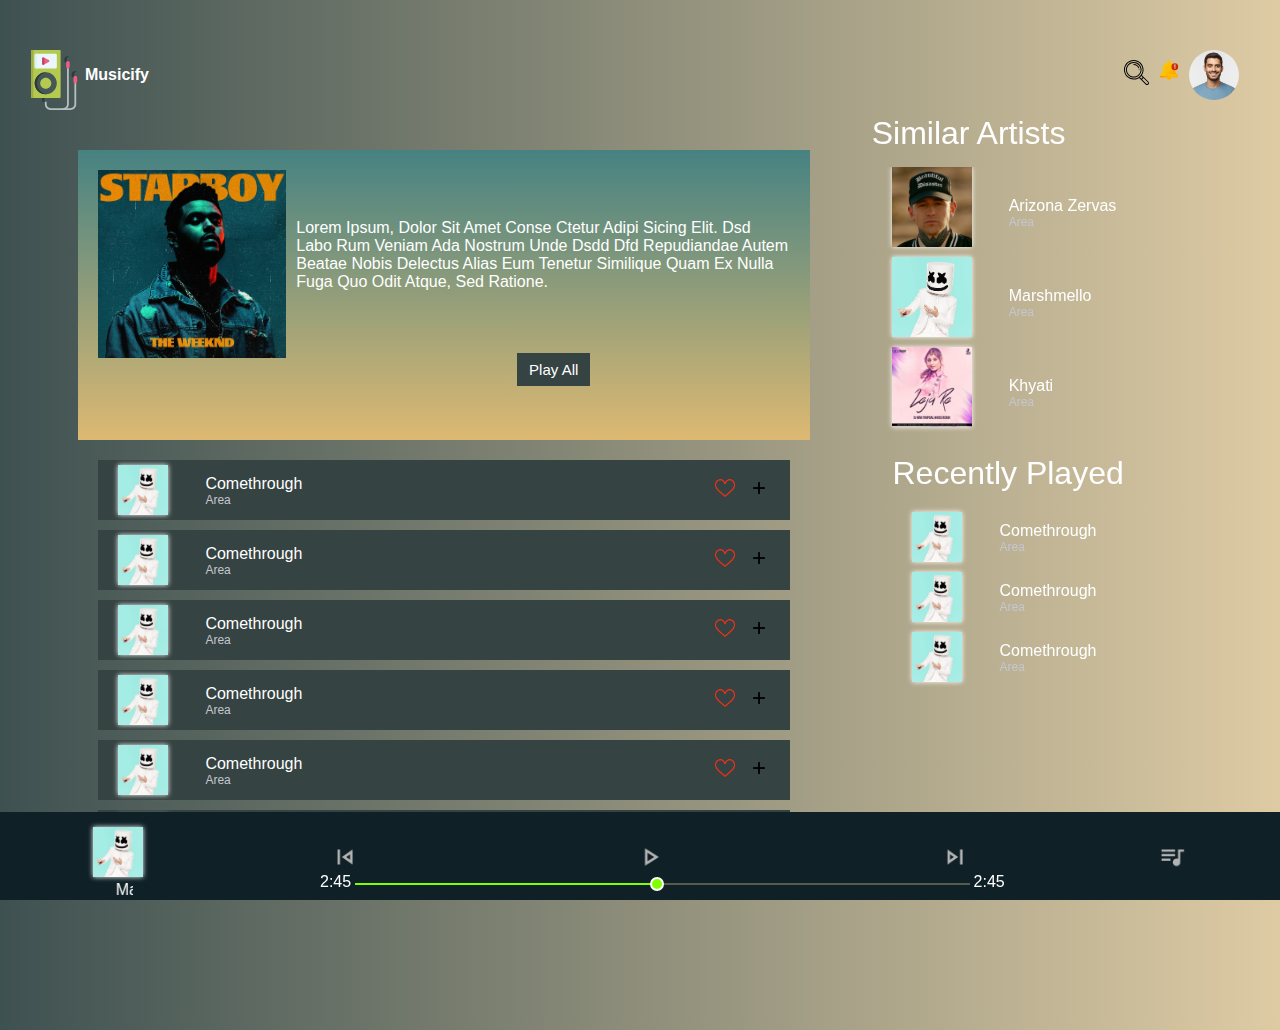
<file: secondpage.html>
<!DOCTYPE html>
<html lang="en">
  <head>
    <meta charset="UTF-8" />
    <meta http-equiv="X-UA-Compatible" content="IE=edge" />
    <meta name="viewport" content="width=device-width, initial-scale=1.0" />
    <link rel="stylesheet" href="assets/style2.css" />
    <title>Document</title>
  </head>

  <body>
    <!-- navigation bar -->
    <nav id="top-nav-bar">
      <div id="player-logo">
        <div id="logo">
          <img src="assets/icon/music-player.svg" alt="" id="logo-photo" />
        </div>
        <div id="name">Musicify</div>
      </div>

      <div id="profile">
        <div id="search-bar">
          <input type="checkbox" name="" id="toggle-search" />
          <input
            type="text"
            name=""
            id="search-input"
            placeholder="Search Music"
          />
        </div>
        <div id="search-icon">
          <label for="toggle-search"
            ><img src="assets/icon/loupe.svg" alt="search"
          /></label>
        </div>
        <div id="notification">
          <img src="assets/icon/notification.svg" alt="notification" />
        </div>

        <div id="photo">
          <img src="assets/icon/profile-pic.jpg" alt="" />
        </div>
      </div>
    </nav>
    <!-- main content of page -->
    <main>
        <!-- artist Introduction -->
      <section id="artist">
        <div id="artist-info">
          <div id="image-container">
            <img src="assets/starboy-album.jpg" alt="" />
          </div>
          <div id="artist-info-text" class="text">
            Lorem ipsum, dolor sit amet conse ctetur adipi sicing elit. dsd Labo
            rum veniam ada nostrum unde dsdd dfd repudiandae autem beatae nobis
            delectus alias eum tenetur similique quam ex nulla fuga quo odit
            atque, sed ratione.
          </div>
          <button class="text" id="playall">play all</button>
        </div>
        <!-- artist playlist -->
        <div id="artist-songs">
          <ul>
            <li class="text">
              <div id="current-song">
                <img src="assets/marshmello-album.jpg" alt="" />
              </div>
              <div id="song-details">
                <p id="song">comethrough</p>
                <p id="song-artist">area</p>
              </div>
              <div id="options">
                <div id="like"><img src="assets/like.png" alt="" /></div>
                <div id="add">
                  <img src="assets/outline_add_black_48dp.png" alt="" />
                </div>
              </div>
            </li>
            <li class="text">
              <div id="current-song">
                <img src="assets/marshmello-album.jpg" alt="" />
              </div>
              <div id="song-details">
                <p id="song">comethrough</p>
                <p id="song-artist">area</p>
              </div>
              <div id="options">
                <div id="like"><img src="assets/like.png" alt="" /></div>
                <div id="add">
                  <img src="assets/outline_add_black_48dp.png" alt="" />
                </div>
              </div>
            </li>
            <li class="text">
              <div id="current-song">
                <img src="assets/marshmello-album.jpg" alt="" />
              </div>
              <div id="song-details">
                <p id="song">comethrough</p>
                <p id="song-artist">area</p>
              </div>
              <div id="options">
                <div id="like"><img src="assets/like.png" alt="" /></div>
                <div id="add">
                  <img src="assets/outline_add_black_48dp.png" alt="" />
                </div>
              </div>
            </li>
            <li class="text">
              <div id="current-song">
                <img src="assets/marshmello-album.jpg" alt="" />
              </div>
              <div id="song-details">
                <p id="song">comethrough</p>
                <p id="song-artist">area</p>
              </div>
              <div id="options">
                <div id="like"><img src="assets/like.png" alt="" /></div>
                <div id="add">
                  <img src="assets/outline_add_black_48dp.png" alt="" />
                </div>
              </div>
            </li>
            <li class="text">
              <div id="current-song">
                <img src="assets/marshmello-album.jpg" alt="" />
              </div>
              <div id="song-details">
                <p id="song">comethrough</p>
                <p id="song-artist">area</p>
              </div>
              <div id="options">
                <div id="like"><img src="assets/like.png" alt="" /></div>
                <div id="add">
                  <img src="assets/outline_add_black_48dp.png" alt="" />
                </div>
              </div>
            </li>
            <li class="text">
              <div id="current-song">
                <img src="assets/marshmello-album.jpg" alt="" />
              </div>
              <div id="song-details">
                <p id="song">comethrough</p>
                <p id="song-artist">area</p>
              </div>
              <div id="options">
                <div id="like"><img src="assets/like.png" alt="" /></div>
                <div id="add">
                  <img src="assets/outline_add_black_48dp.png" alt="" />
                </div>
              </div>
            </li>
          </ul>
        </div>
      </section>

      <!-- similar artist recommendations -->
      <section id="similar-artists">
        <h1 class="text">similar artists</h1>
        <ul>
          <li class="text">
            <div id="current-song">
              <img src="assets/icon/arizona zervasiconicon.jpg" alt="" />
            </div>
            <div id="song-details">
              <p id="song">arizona zervas</p>
              <p id="song-artist">area</p>
            </div>
          </li>
          <li class="text">
            <div id="current-song">
              <img src="assets/marshmello-album.jpg" alt="" />
            </div>
            <div id="song-details">
              <p id="song">Marshmello</p>
              <p id="song-artist">area</p>
            </div>
          </li>
          <li class="text">
            <div id="current-song">
              <img src="assets/icon/hindi-leja-re -album.jpg" alt="" />
            </div>
            <div id="song-details">
              <p id="song">khyati</p>
              <p id="song-artist">area</p>
            </div>
          </li>
        </ul>
      </section>
      <section id="recentlyplayed">
        <h1 class="text">recently played</h1>
        <ul>
          <li class="text">
            <div id="current-song">
              <img src="assets/marshmello-album.jpg" alt="" />
            </div>
            <div id="song-details">
              <p id="song">comethrough</p>
              <p id="song-artist">area</p>
            </div>
          </li>
          <li class="text">
            <div id="current-song">
              <img src="assets/marshmello-album.jpg" alt="" />
            </div>
            <div id="song-details">
              <p id="song">comethrough</p>
              <p id="song-artist">area</p>
            </div>
          </li>
          <li class="text">
            <div id="current-song">
              <img src="assets/marshmello-album.jpg" alt="" />
            </div>
            <div id="song-details">
              <p id="song">comethrough</p>
              <p id="song-artist">area</p>
            </div>
          </li>
        </ul>
      </section>
      <aside id="music-player" class="text">
        <section id="music-bar">
          <div id="current-song">
            <img src="assets/marshmello-album.jpg" alt="" />
            <marquee class="text" scrollamount="2">marshmello</marquee>
          </div>
          <div id="controls">
            <div class="player-control visible" id="">
              <img
                src="assets/Music-controls/repeat_on_black_48dp.png"
                alt=""
                class="control"
              />
            </div>
            <div class="player-control">
              <img
                src="assets/Music-controls/skip_previous_black_48dp.png"
                alt=""
                class="control"
              />
            </div>
            <label for="switch">
              <div class="player-control">
                <img
                  src="assets/Music-controls/play_arrow_black_48dp.png"
                  alt=""
                  class="control"
                />
              </div>
            </label>

            <div class="player-control">
              <img
                src="assets/Music-controls/skip_next_black_48dp.png"
                alt=""
                class="control"
              />
            </div>

            <div class="player-control visible" id="">
              <img
                src="assets/Music-controls/shuffle_on_black_48dp.png"
                alt=""
                class="control"
              />
            </div>
            <div class="player-control visible" id="">
              <img
                src="assets/Music-controls/volume_up_black_24dp.png"
                alt=""
                class="control"
              />
            </div>
          </div>
          <div id="progress-elements">
            <div id="current" class="text">2:45</div>
            <div id="progress-bar">
              <div id="played-progress"></div>
              <div id="progressindicator"></div>
            </div>

            <div id="song-duration" class="text">2:45</div>
          </div>
          <label for="state" style="color: white" class="player-control"
            ><img
              src="assets/Music-controls/queue_music_black_48dp.png"
              alt=""
            />
          </label>
        </section>
        <div class="player-control"></div>
        <input type="checkbox" name="stated" id="state" />

        <section id="music-queue">
          <p id="qu" class="text-large">Queue</p>
          <ul>
            <li>
              <div id="current-song">
                <img src="assets/marshmello-album.jpg" alt="" />
              </div>
              <div id="song-details">
                <p id="song">comethrough</p>
                <p id="artist">area</p>
              </div>
            </li>
            <li>
              <div id="current-song">
                <img src="assets/marshmello-album.jpg" alt="" />
              </div>
              <div id="song-details">
                <p id="song">comethrough</p>
                <p id="artist">area</p>
              </div>
            </li>
            <li>
              <div id="current-song">
                <img src="assets/marshmello-album.jpg" alt="" />
              </div>
              <div id="song-details">
                <p id="song">comethrough</p>
                <p id="artist">area</p>
              </div>
            </li>
          </ul>
        </section>
      </aside>
    </main>
  </body>
</html>
</file>
<file: assets/style2.css>
@keyframes load_Animation 
{
    From{
        opacity:0 ;
        }   

    to
    {
        opacity: 1 ;
    }
}
@keyframes background_Animation {
   
    0% {
		background-position: 0% 50%;
	}
	50% {
		background-position: 100% 50%;
	}
	100% {
		background-position: 0% 50%;
	}
    
}
body , :root
{
background-image: linear-gradient(90deg, rgba(62,81,81,1) 0%, rgba(222,203,164,1) 50%);
padding:0px;
margin:0px;
margin-bottom: 50px;
background-size: 200% 200%;
animation: background_Animation 1s ease-in-out ;
}
main{
    animation: load_Animation   1.5s   ease-in-out;
}
/* text */
.text
{
    font-family: droid-sans,  sans-serif;
    color:white;
    font-weight: 400;
    font-style: normal;
    text-transform: capitalize;
    display:inline-block ;
}
h1
{
    margin-top: 5px ;
    margin-bottom: 5px;
    margin-left: 5%;
}
/* nav */
 /* navigation */
 nav#top-nav-bar
 {
     position:relative ;
     height:50px ;
     margin-top: 5px ;
     /* top:10px ; */
     /* width:100%; */
     margin-top: 5px;
margin-left: 5px;
margin-right: 5px;
     display: flex ;
     
 
 }
 #player-logo
 {
     display:flex ;
 }
 #logo
 {
     width:25px ;
 }
 #logo  #logo-photo
 {
     width:100% ;
     height:auto;
 }
 #player-logo #name
 {
     font-family: droid-sans, sans-serif;
     font-size: 8px;;
     font-weight: 700;
     
     font-style: normal;
     color: white ;
     align-self: center;
 }
 
 #profile
 {
     
     margin-left: auto;
     margin-right: 2px;
     display: flex;
     position: relative;
    
 }
 #photo
 {
     width:30px ;
 }
 #photo img
 {
     width: 100% ;
     border-radius: 50%;
     height: auto;
 }
 /* search */
 ::placeholder
 {
     color:rgba(255, 255, 255, 0.453) ;
     font-family: droid-sans, sans-serif; ;
 }
 #search-icon  
 {
     width:20px;
     margin-top:4px ;
     margin-right: 10px;
 }
 #notification
 {
     width:15px;
     margin-top:4px ;
     margin-right: 10px;
 }
 /* search Bar */
#search-bar 
{
    margin-top:4px;
    margin-right:8px;
    /* overflow-x: hidden; */
   

}
#search-bar input
{
    width :0px;
    background: none;
    border: none ;
    
    padding-left: 6px;
    /* display: none; */
    opacity: 0;
    transition: all 1s ease-in-out;
}
#search-bar input:focus, textarea:focus, select:focus{
    outline: none;
    border-bottom: solid 2px black;
}

#toggle-search:checked ~ input
{
    opacity:1;
    width: 120px;
    border-bottom: solid 1px black;
    display: inline-block;
}


/* artist */

#artist-info
{
    display: flex;
    flex-direction: column;
    align-items: center;
    background: #DECBA4;  /* fallback for old browsers */
    background-image: linear-gradient(180deg, rgb(70, 130, 130) 0%, rgb(221, 185, 114) 100%);
    width:90%;
    margin-left:auto;
    margin-right:auto ;
    padding-top: 20px;
    padding-bottom: 20px;
}
#image-container
{
    width:150px;
    height:150px;
    
}
#image-container img
{
    width: 100%;
    height:auto ;
    
}
#artist-info-text
{
    width:95% ;
}
/* artist songs */
ul
{
    padding:0;
    margin-top: 10px;
    width:90%;
    margin-left: auto;
    margin-right: auto;
    overflow: hidden;
   
}
#artist-songs li
{
    list-style: none ;
    background-color: #354342;
    /* margin-top:5px; */
    /* margin-bottom :5px ; */
    height:60px ;
    width: 100%;
    display: flex;
    align-items: center;
    padding-left:20px;
    
}

#current-song
{
    width:25px;
    height:25px ;
    
    
}
#song-details
{
    display:flex;
    flex-direction: column;
    justify-content: center;
    margin-left :25px;
}
#current-song img{
    width:100% ;
    height :auto ;
    box-shadow: 0px 0px 5px #fff;
}
#song
{
    margin:2px 0px 0px 12px;
}
 #song-artist
 {
    font-size: 12px;
    color:#C5C6D0 ;
    margin:0px 0px 0px 12px;
}

#options
{
   /* position: relative;
   right: -70px; */
   width:100px;
   margin-left: auto;
   
}
#like , #add 
{
    width:20px;
    height: 20px ;
    display:inline-block;
    margin-left: 5px;
    margin-right: 5px;

}
#like img, #add img
{
    width: 100%;
    height: auto;
}
#similar-artists li , #recentlyplayed li
{

    list-style: none ;
    
    /* margin-top:5px; */
    /* margin-bottom :5px ; */
    height:60px ;
    /* width:100%; */
    display: flex;
    align-items: center;
    padding-left:20px;
}
#state:checked ~ #music-queue {
    bottom: 60px;
    opacity: 1;
}
button#playall
{
    
    background-color: #354342;
    padding-left: 12px;
    padding-right: 12px;
    padding-top: 8px;
    padding-bottom: 8px;
    font-size: 15px;
    border: none;
    /* justify-content: center; */
}

/* aside section */
  
aside
{

}
 
#music-bar
{
   position:fixed; 
   bottom:0px;
   left:0px ;
   min-height:50px ;
   width:100%;
   background-color:  #0F2027;
   /* background-image: linear-gradient(to bottom, #0f2027, #203a43, #2c5364); /* W3C, IE 10+/ Edge, Firefox 16+, Chrome 26+, Opera 12+, Safari 7+  */
   display:flex ;
   justify-content: space-around;
   align-items: baseline;
   padding-top: 10px;
   /* padding-bottom:20px; */
}
#controls
{
   width:50% ;
   
   
   display:flex;
   justify-content: space-between;
   align-items:center;
}
.player-control
{
    width:30px ;
    height:30px;
}
.player-control img
{
    width:100%;
    height:auto;
}
.visible
{
   display: none;
}


#music-queue
{
   width:100vw;
   min-height: 250px;
   margin:0px;
   padding:0px;
   background-image:linear-gradient(0deg, #0F2027 0%, rgba(62,81,81,1) 45%);
   linear-gradient(135deg, rgba(62,81,81,1) 0%, rgba(222,203,164,1) 100%); 
   position: fixed;
   bottom:-300px;
   left: 0px;
   opacity:0 ;
   transition : all 1s ease-in-out ;
   
}
#qu
{
    margin-left:20px;
    margin-top:10px ;
    margin-bottom: 10px;
    font-size:  25px;
    color: var(--textColor);
}
#music-queue ul
{
    display: inline-block;
}
#music-queue ul li
{
    list-style: none;
    margin-left:20px;
    margin-bottom : 10px;
    display:flex ;
}
#music-queue #song-details
{
   margin-left:20px;
}
#music-queue ul li::after
{
   content:'' ;
   display: inline-block;
   width:15px;
   height:15px ;
   background-image: url("like.png");
   background-size: cover;
   margin-left:100px;
   
}
#music-queue #song
{
   color: var(--textColor);
   font-size: 14px;
   text-transform: capitalize;
}
#music-queue #artist
{
   font-size: 12px;
   color:#C5C6D0 ;
}

 #music-bar #current-song
{
    width:25px;
    height:25px ;
    position: relative;
    top:-10px;
    
}
#music-bar   #current-song marquee
{
   width:40px;

}

#music-bar   #current-song img{
    width:100% ;
    height :auto ;
    box-shadow: 0px 0px 5px #fff;
}
#state
{
    display:none;
}

#state:checked ~ #music-queue
{
   bottom:60px;
   opacity:1 ;
}
     
.player-control
{
    width:30px ;
    height:30px;
}
.player-control img
{
    width:100%;
    height:auto;
}
.visible
{
   display: none;
}


#music-queue
{
   width:100vw;
   min-height: 250px;
   margin:0px;
   padding:0px;
   background-image:linear-gradient(0deg, #0F2027 0%, rgba(62,81,81,1) 45%);
    /* linear-gradient(135deg, rgba(62,81,81,1) 0%, rgba(222,203,164,1) 100%);  */
   position: fixed;
   bottom:-300px;
   left: 0px;
   opacity:0 ;
   transition : all 1s ease-in-out ;
   
}
#qu
{
    margin-left:20px;
    margin-top:10px ;
    margin-bottom: 10px;
    font-size:  25px;
    color: var(--textColor);
}
#music-queue ul
{
    display: inline-block;
}
#music-queue ul li
{
    list-style: none;
    margin-left:20px;
    margin-bottom : 10px;
    display:flex ;
}
#music-queue #song-details
{
   margin-left:20px;
}
#music-queue ul li::after
{
   content:'' ;
   display: inline-block;
   width:15px;
   height:15px ;
   background-image: url("like.png");
   background-size: cover;
   margin-left:100px;
   
}
#music-queue #song
{
   color: var(--textColor);
   font-size: 14px;
   text-transform: capitalize;
}
#music-queue #artist
{
   font-size: 12px;
   color:#C5C6D0 ;
}

 #music-bar #current-song
{
    width:25px;
    height:25px ;
    position: relative;
    top:-10px;
    
}
#music-bar   #current-song marquee
{
   width:40px;

}

#music-bar   #current-song img{
    width:100% ;
    height :auto ;
    box-shadow: 0px 0px 5px #fff;
}
#state
{
    display:none;
}

#state:checked ~ #music-queue
{
   bottom:60px;
   opacity:1 ;
}
#progress-elements
{
   width:60%;
 
   position: fixed;
   bottom:09px;
   left:25%;
   display: flex;
   justify-content: baseline;
 
}
  
#progress-bar
{
   width:80%;
   margin-left:4px;
   margin-right:4px;
   height:2px ;
   background-color:#595a4e;
   position: relative;
   top: 10px;
   /* position: fixed;
   bottom:14px;
   left:25%; */
}
#played-progress
{
   width:50%;
   height: 100%;
   background-color:chartreuse;
}
#progressindicator
{
   width:10px;
   height:10px ;
   border: 2px solid white;
   background-color: chartreuse;
   border-radius: 50%;
   position: absolute;
   left: 48% ;
   top:-6px;
}
@media screen and (min-width:425px ) 
{
    #image-container
{
    width:250px;
    height:250px;
    
}


 


/*for tablets  */
@media screen and (min-width:700px ) 
{

    #artist-info
{
    flex-direction: row;
    padding-left:20px;
    padding-right:20px;
    align-items:center;
    position: relative;
}
#image-container
{
    margin-right: 5px;
}
#artist-info-text
{
    margin-left: 5px;
    position: relative;
    top:-40px;
}
button#playall
{
    position:absolute ;
    top:70% ;
    left:60% ;
    
}
/* nav section */
nav
{
    width:95%;
    margin-left: auto;
    margin-right: auto;
    margin-bottom: 50px;
}
#logo
{
    width:60px ;
}
#photo
{
    width:50px ;

}
#search-icon
{
    width:30px;
    margin-top:10px ;
    margin-right: 20px;
}
#search-icon  
{
    width:25px;
    margin-top:10px ;
    margin-right: 10px;
}
#notification
{
    width:20px;
    margin-top:10px ;
    margin-right: 10px;
}
#search-bar 
{
    margin-top:10px;
    margin-right:20px;
    
    overflow-x: hidden;
   

}
#toggle-search:checked ~ input
{
    opacity:1;
    width: 180px;
    border-bottom: solid 1px black;
    display: inline-block;
}
#player-logo #name
{
    font-size: 16px;
}



}

}
/* for pcs */
@media screen and (min-width:1000px ) 
{
    #artist
    {
        width:60%;
        margin-left: 60px; 
    }
    nav#top-nav-bar
    {
        margin-top: 50px;
        margin-left: 25px;
        margin-right:25px ;
    }

    #artist-info
{
   /* width:60%; */
   justify-content: flex-start;
   /**/
}
#artist-songs li
{ 
    margin-top: 10px ;
    margin-bottom: 10px; 
}


#similar-artists
{
    position: fixed;
    right: 80px;
    top:110px;
    width:27%;
   
    
}


#similar-artists li
{
   height:auto ;
    
}
#recentlyplayed
{
    position: fixed;
    right: 120px;
    top:450px;
    width:22%;
}
#current-song
{
    min-width: 50px;;
    width:50px;
    height:50px ;
    
    
}

#similar-artists #current-song
{
    min-width: 80px;;
    width:80px;
    height:80px ;
    margin-bottom: 10px;
    
    
}
/*aside section */
 #state:checked ~ #music-queue
{
    /* look at it */
   
        bottom:80px;
       
   
    opacity:1 ;
} 
#music-bar
{
    padding-bottom: 28px;
}
#music-bar #current-song
{
   width:40px;
   height:40px ;
   position: relative;
   top:5px;
}
#current-song marquee
{
  width:80px;
}

#music-queue::-webkit-scrollbar
{
  width:0px;
}
#qu
{
   font-weight: 600;
}
#music-queue ul li::after
{
  
  width:20px;
  height:20px ;
 
  
}
#music-queue #song 
{
  
  font-size: 16px;
 
}
#music-queue #artist
{
  font-size: 14px;
  
}

}
</file>
